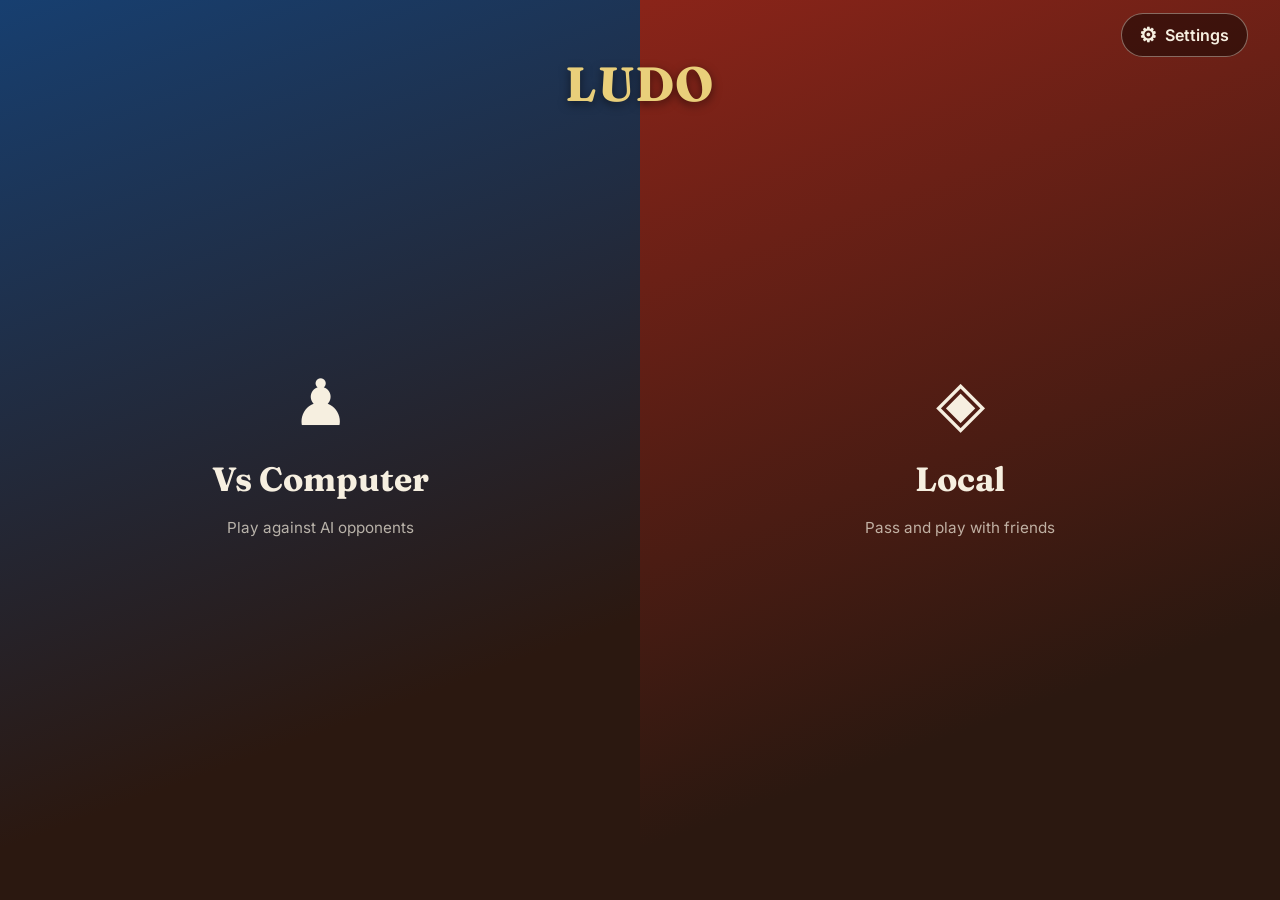
<file: index.html>
<!DOCTYPE html>
<html lang="en">
<head>
<meta charset="UTF-8">
<meta name="viewport" content="width=device-width, initial-scale=1, viewport-fit=cover">
<meta name="theme-color" content="#2b1810">
<meta http-equiv="Content-Security-Policy" content="default-src 'self'; img-src 'self' data:; object-src 'none'; base-uri 'none'; form-action 'none'">
<link rel="icon" href="favicon.svg" type="image/svg+xml">
<title>Ludo</title>
<link rel="stylesheet" href="css/base.css">
<link rel="stylesheet" href="css/home.css">
<link rel="preload" href="fonts/fraunces-latin-wght-normal.woff2" as="font" type="font/woff2" crossorigin>
<link rel="preload" href="fonts/inter-latin-wght-normal.woff2" as="font" type="font/woff2" crossorigin>
<link rel="prefetch" href="setup.html">
<link rel="prefetch" href="settings.html">
<link rel="prefetch" href="css/setup.css" as="style">
<link rel="prefetch" href="css/settings.css" as="style">
<link rel="prefetch" href="js/setup.js" as="script">
<link rel="prefetch" href="js/settings.js" as="script">
<script defer blocking="render" src="js/constants.js"></script>
<script defer blocking="render" src="js/storage.js"></script>
<script defer blocking="render" src="js/state.js"></script>
<script defer blocking="render" src="js/home.js"></script>
</head>
<body>

<main id="home" class="screen">
  <h1 class="page-title">LUDO</h1>
  <a class="settings-link" href="settings.html"><span class="settings-icon" aria-hidden="true">⚙︎</span>Settings</a>
  <button type="button" class="home-panel computer" data-mode="computer">
    <span class="icon" aria-hidden="true">♟</span>
    <span class="label">Vs Computer</span>
    <span class="sub">Play against AI opponents</span>
  </button>
  <button type="button" class="home-panel local" data-mode="local">
    <span class="icon" aria-hidden="true">◈</span>
    <span class="label">Local</span>
    <span class="sub">Pass and play with friends</span>
  </button>
</main>

</body>
</html>
</file>
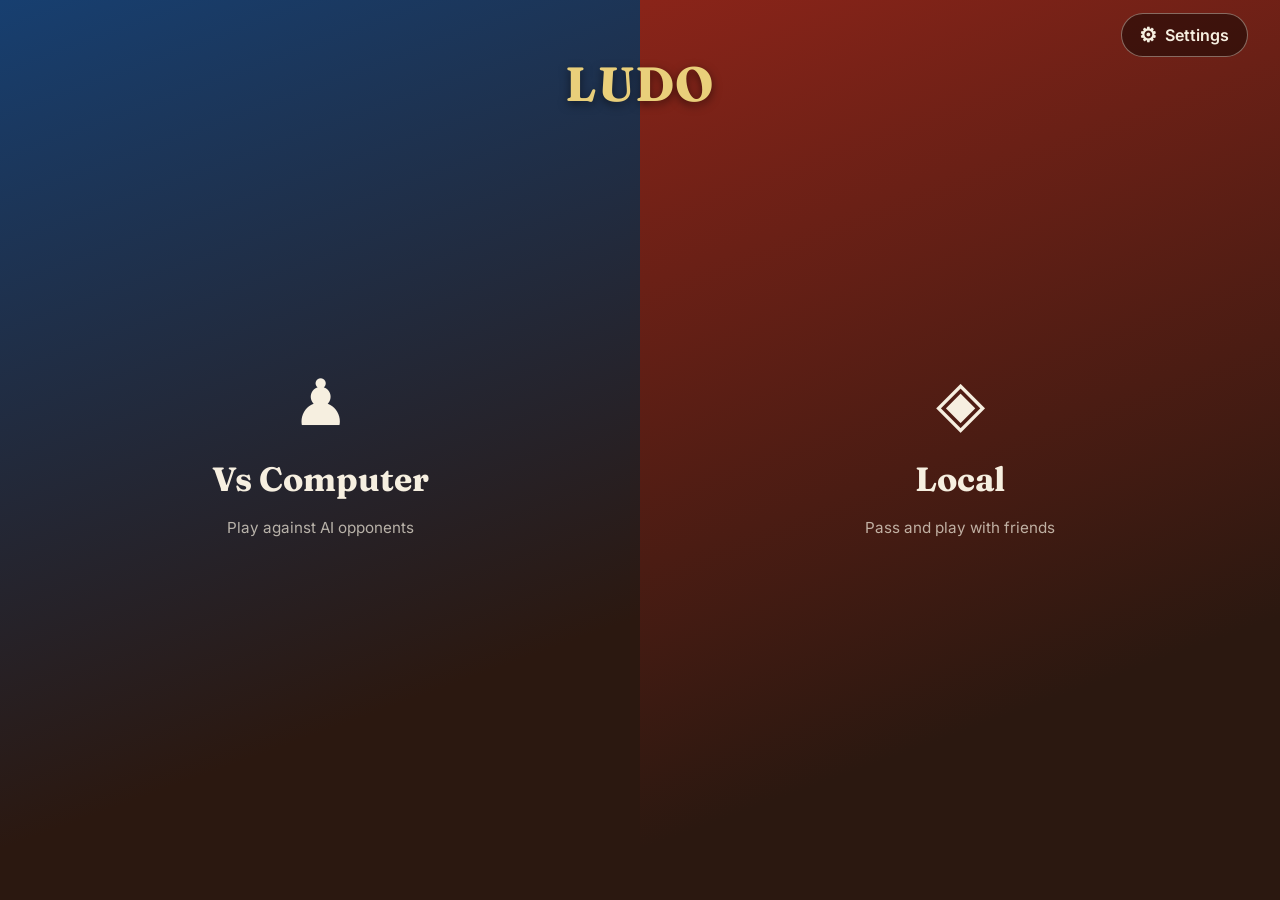
<file: game.html>
<!DOCTYPE html>
<html lang="en">
<head>
<meta charset="UTF-8">
<meta name="viewport" content="width=device-width, initial-scale=1, viewport-fit=cover">
<meta name="theme-color" content="#2b1810">
<meta http-equiv="Content-Security-Policy" content="default-src 'self'; img-src 'self' data:; object-src 'none'; base-uri 'none'; form-action 'none'">
<link rel="icon" href="favicon.svg" type="image/svg+xml">
<title>Ludo — Game</title>
<link rel="stylesheet" href="css/base.css">
<link rel="stylesheet" href="css/game.css">
<link rel="preload" href="fonts/fraunces-latin-wght-normal.woff2" as="font" type="font/woff2" crossorigin>
<link rel="preload" href="fonts/inter-latin-wght-normal.woff2" as="font" type="font/woff2" crossorigin>
<link rel="prefetch" href="index.html">
<link rel="prefetch" href="css/home.css" as="style">
<link rel="prefetch" href="js/home.js" as="script">
<script defer blocking="render" src="js/constants.js"></script>
<script defer blocking="render" src="js/storage.js"></script>
<script defer blocking="render" src="js/state.js"></script>
<script defer blocking="render" src="js/game-state.js"></script>
<script defer blocking="render" src="js/rules.js"></script>
<script defer blocking="render" src="js/ai.js"></script>
<script defer blocking="render" src="js/board.js"></script>
<script defer blocking="render" src="js/hud.js"></script>
<script defer blocking="render" src="js/turn.js"></script>
<script defer blocking="render" src="js/game.js"></script>
</head>
<body>

<main id="game" class="screen">
  <button type="button" class="back-btn" id="quitBtn">← Exit</button>
  <p class="turn-title" id="turnTitle" role="status"></p>
  <div class="arena">
    <div class="table">
      <div class="dice-slot tl"></div>
      <div class="dice-slot tr"></div>
      <div class="board-wrap"><div class="board" id="board" role="group" aria-label="Game board"></div></div>
      <div class="dice-slot bl"></div>
      <div class="dice-slot br"></div>
    </div>
  </div>
</main>

<div class="winner-overlay" id="winnerOverlay" role="dialog" aria-modal="true" aria-labelledby="winnerText" hidden>
  <h2 id="winnerText"></h2>
  <button type="button" class="cream-btn" id="playAgainBtn">Play again</button>
  <a class="ghost-btn" href="index.html">Main menu</a>
</div>

<dialog class="quit-dialog" id="quitDialog" aria-labelledby="quitTitle">
  <h2 id="quitTitle">Leave this game?</h2>
  <p>Your progress will be lost.</p>
  <div class="dialog-actions">
    <button type="button" class="cream-btn" id="stayBtn">Keep playing</button>
    <button type="button" class="ghost-btn" id="leaveBtn">Leave game</button>
  </div>
</dialog>

</body>
</html>
</file>
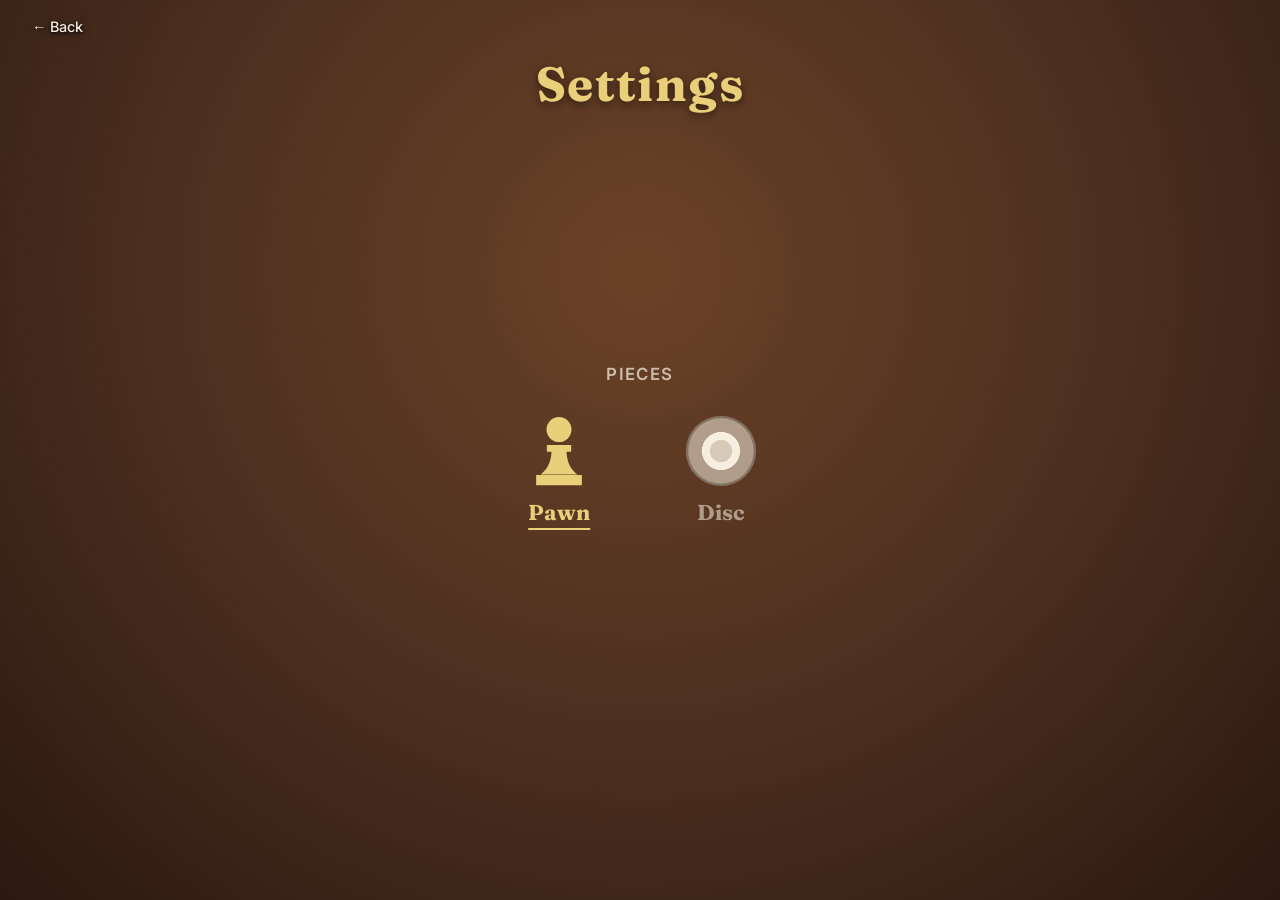
<file: settings.html>
<!DOCTYPE html>
<html lang="en">
<head>
<meta charset="UTF-8">
<meta name="viewport" content="width=device-width, initial-scale=1, viewport-fit=cover">
<meta name="theme-color" content="#2b1810">
<meta http-equiv="Content-Security-Policy" content="default-src 'self'; img-src 'self' data:; object-src 'none'; base-uri 'none'; form-action 'none'">
<link rel="icon" href="favicon.svg" type="image/svg+xml">
<title>Ludo — Settings</title>
<link rel="stylesheet" href="css/base.css">
<link rel="stylesheet" href="css/settings.css">
<link rel="preload" href="fonts/fraunces-latin-wght-normal.woff2" as="font" type="font/woff2" crossorigin>
<link rel="preload" href="fonts/inter-latin-wght-normal.woff2" as="font" type="font/woff2" crossorigin>
<link rel="prefetch" href="index.html">
<link rel="prefetch" href="css/home.css" as="style">
<link rel="prefetch" href="js/state.js" as="script">
<link rel="prefetch" href="js/home.js" as="script">
<script defer blocking="render" src="js/constants.js"></script>
<script defer blocking="render" src="js/storage.js"></script>
<script defer blocking="render" src="js/settings.js"></script>
</head>
<body>

<main id="settings" class="screen">
  <a class="back-btn" href="index.html">← Back</a>
  <h1 class="page-title">Settings</h1>
  <section class="setting">
    <h2 class="setting-label" id="pieceStyleLabel">Pieces</h2>
    <div class="setting-options" id="pieceStyleRow" role="group" aria-labelledby="pieceStyleLabel"></div>
  </section>
</main>

</body>
</html>
</file>
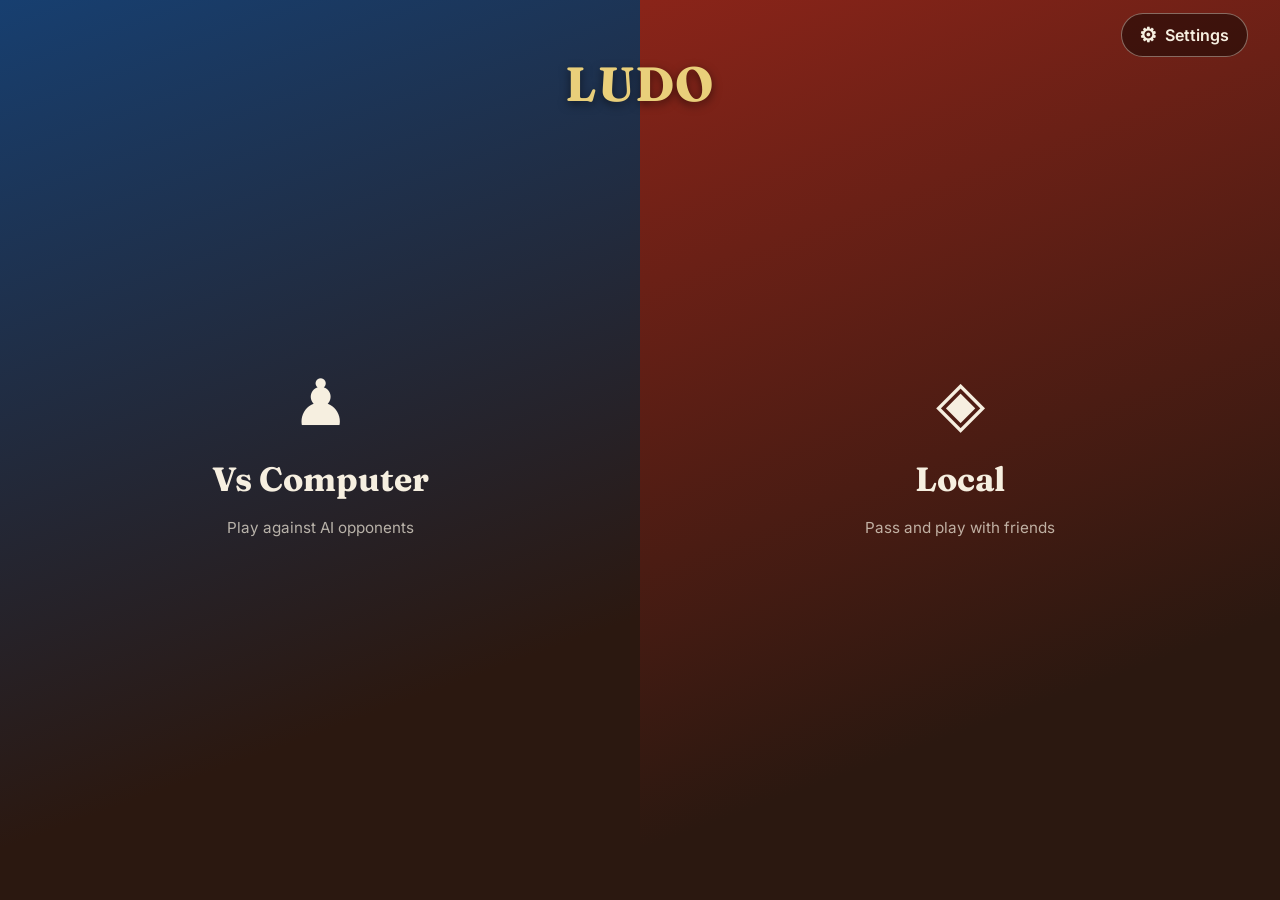
<file: setup.html>
<!DOCTYPE html>
<html lang="en">
<head>
<meta charset="UTF-8">
<meta name="viewport" content="width=device-width, initial-scale=1, viewport-fit=cover">
<meta name="theme-color" content="#2b1810">
<meta http-equiv="Content-Security-Policy" content="default-src 'self'; img-src 'self' data:; object-src 'none'; base-uri 'none'; form-action 'none'">
<link rel="icon" href="favicon.svg" type="image/svg+xml">
<title>Ludo — Setup</title>
<link rel="stylesheet" href="css/base.css">
<link rel="stylesheet" href="css/setup.css">
<link rel="preload" href="fonts/fraunces-latin-wght-normal.woff2" as="font" type="font/woff2" crossorigin>
<link rel="preload" href="fonts/inter-latin-wght-normal.woff2" as="font" type="font/woff2" crossorigin>
<link rel="prefetch" href="game.html">
<link rel="prefetch" href="index.html">
<link rel="prefetch" href="css/game.css" as="style">
<link rel="prefetch" href="css/home.css" as="style">
<link rel="prefetch" href="js/game-state.js" as="script">
<link rel="prefetch" href="js/rules.js" as="script">
<link rel="prefetch" href="js/ai.js" as="script">
<link rel="prefetch" href="js/board.js" as="script">
<link rel="prefetch" href="js/hud.js" as="script">
<link rel="prefetch" href="js/turn.js" as="script">
<link rel="prefetch" href="js/game.js" as="script">
<link rel="prefetch" href="js/home.js" as="script">
<script defer blocking="render" src="js/constants.js"></script>
<script defer blocking="render" src="js/storage.js"></script>
<script defer blocking="render" src="js/state.js"></script>
<script defer blocking="render" src="js/setup.js"></script>
</head>
<body>

<main id="setup" class="screen">
  <a class="back-btn" href="index.html">← Back</a>
  <div class="count-row" id="countRow" role="group" aria-label="Number of players">
    <button type="button" class="count-opt" data-count="2">2</button>
    <button type="button" class="count-opt" data-count="3">3</button>
    <button type="button" class="count-opt" data-count="4">4</button>
  </div>
  <button type="button" class="team-toggle" id="teamToggle" hidden></button>
  <div class="lineup" id="lineup"></div>
  <button type="button" class="cream-btn setup-start" id="startGameBtn">Start game</button>
</main>

</body>
</html>
</file>
<file: css/base.css>
/* Self-hosted (latin subset, variable weight): same origin as the game, so a cold load never waits on a third party.
   `block` keeps text hidden for a moment rather than drawn in a fallback face that then jumps. */
@font-face{font-family:'Fraunces';font-style:normal;font-weight:100 900;font-display:block;src:url('../fonts/fraunces-latin-wght-normal.woff2') format('woff2');}
@font-face{font-family:'Inter';font-style:normal;font-weight:100 900;font-display:block;src:url('../fonts/inter-latin-wght-normal.woff2') format('woff2');}

:root{
  color-scheme:dark;
  --wood-dark:#2b1810; --wood:#4a2e1f; --wood-light:#6b4226;
  --ivory-2:#e8dabb;
  --cream:#f6efe0; --cream-dim:rgba(246,239,224,.55); --cream-soft:rgba(246,239,224,.72);
  --red:#c0392b;   --red-d:#8a2419;
  --green:#1e8449; --green-d:#125c31;
  --yellow:#e1a014; --yellow-d:#a9760a;
  --blue:#2461a8;  --blue-d:#173f70;
  --gold-light:#e9cf7a; --gold-glow:#ffb800;
  --font-display:'Fraunces',serif; --font-body:'Inter',sans-serif;
  /* legible over any colour field */
  --text-shadow:0 1px 3px rgba(0,0,0,.9),0 2px 10px rgba(0,0,0,.65);
}
/* Registered so a colour swap can be eased (the game screen takes the mover's colour). */
@property --tone{syntax:'<color>';inherits:true;initial-value:transparent;}
@property --tone-d{syntax:'<color>';inherits:true;initial-value:transparent;}

*{box-sizing:border-box;margin:0;padding:0;}
html,body{height:100%;overflow:hidden;overscroll-behavior:none;}
body{
  font-family:var(--font-body);color:var(--cream);
  background:radial-gradient(ellipse at 50% 30%,var(--wood-light) 0%,var(--wood) 55%,var(--wood-dark) 100%);
}
button{font:inherit;color:inherit;background:none;border:none;cursor:pointer;}
button:disabled{cursor:default;}
a{color:inherit;}
:focus-visible{outline:2px solid var(--gold-light);outline-offset:3px;}

/* Every page is a single screen filling the window. */
.screen{position:fixed;inset:0;display:flex;flex-direction:column;align-items:center;justify-content:center;overflow:hidden;}

/* Every screen is its own page, so a page change is a full reload. Opting in here (all pages share this file)
   makes the browser cross-fade from the old page to the new one; browsers without support just switch pages. */
@media (prefers-reduced-motion:no-preference){
  @view-transition{navigation:auto;}
  ::view-transition-group(root){animation-duration:.18s;}
}
/* One switch for every transition and animation in the game, JS-driven pieces included (they glide by transition). */
@media (prefers-reduced-motion:reduce){
  *,::before,::after{transition-duration:.01ms !important;animation-duration:.01ms !important;animation-iteration-count:1 !important;}
}

/* Each player's colour: an element takes --tone / --tone-d from one of these classes. */
.tone-red{--tone:var(--red);--tone-d:var(--red-d);}
.tone-green{--tone:var(--green);--tone-d:var(--green-d);}
.tone-yellow{--tone:var(--yellow);--tone-d:var(--yellow-d);}
.tone-blue{--tone:var(--blue);--tone-d:var(--blue-d);}

.page-title{
  position:absolute;top:6%;left:0;right:0;text-align:center;z-index:2;pointer-events:none;
  font-family:var(--font-display);font-weight:700;letter-spacing:.03em;
  font-size:clamp(1.8rem,4.4vw,3rem);color:var(--gold-light);
  text-shadow:0 3px 10px rgba(0,0,0,.5);
}

/* Back/Exit sits directly on the colour, like the page title: no bar behind it. The negative margin pads the
   touch target without moving the label. */
.back-btn{
  position:absolute;z-index:2;top:calc(env(safe-area-inset-top,0px) + 1.1rem);left:clamp(1rem,3vw,2rem);
  font:500 .9rem var(--font-body);text-decoration:none;text-shadow:var(--text-shadow);padding:.6rem;margin:-.6rem;
}

.cream-btn{
  width:min(22rem,80%);padding:.85em 0;border-radius:6px;
  background:var(--cream);color:var(--wood-dark);
  font:700 clamp(1.05rem,2.4vw,1.3rem) var(--font-display);
}

/* The shape itself, also used by the option previews on the settings page. */
.token{display:block;width:100%;aspect-ratio:1/1;background:var(--tone);}
.token.pawn{mask:url("data:image/svg+xml,%3Csvg xmlns='http://www.w3.org/2000/svg' viewBox='2.2 2.1 19.6 19.6'%3E%3Cpath d='M12 2.4a3.5 3.5 0 1 1 0 7 3.5 3.5 0 0 1 0-7zM8.6 10.2h6.8v1.9H8.6zM9.9 12.1h4.2c.1 3 1.3 5.1 3.1 6.4H6.8c1.8-1.3 3-3.4 3.1-6.4zM5.6 18.6h12.8v2.9H5.6z'/%3E%3C/svg%3E") center / contain no-repeat;}
.token.disc{
  border-radius:50%;box-shadow:inset 0 0 0 .14rem rgba(0,0,0,.28);
  /* a cream ring around a solid centre, so a disc standing on a cell of its own colour still stands out */
  background:radial-gradient(circle,var(--tone) 0 22%,var(--cream) 23% 38%,transparent 39%),var(--tone);
}
</file>
<file: css/home.css>
#home{flex-direction:row;}
.home-panel{
  flex:1;height:100%;display:flex;flex-direction:column;align-items:center;justify-content:center;gap:1.1em;
  transition:flex .35s ease;
}
.home-panel:hover{flex:1.12;}
.home-panel.computer{background:linear-gradient(160deg,var(--blue-d),var(--wood-dark) 75%);}
.home-panel.local{background:linear-gradient(160deg,var(--red-d),var(--wood-dark) 75%);}
.home-panel .icon{font-size:clamp(2.6rem,6vw,4rem);}
.home-panel .label{font-family:var(--font-display);font-weight:700;font-size:clamp(1.3rem,3.4vw,2.1rem);}
.home-panel .sub{opacity:.7;font-size:clamp(.75rem,1.6vw,.95rem);max-width:70%;text-align:center;}

/* The way into the settings: a labelled pill on a dark backing, so it stays readable over either panel colour,
   with a target at least 44px tall (the touch-size guideline) rather than a few pixels of bare text. */
.settings-link{
  position:absolute;z-index:2;top:calc(env(safe-area-inset-top,0px) + .8rem);right:clamp(1rem,3vw,2rem);
  display:flex;align-items:center;gap:.5rem;min-height:2.75rem;padding:0 1.1rem;
  border:1px solid rgba(246,239,224,.4);border-radius:999px;background:rgba(20,8,4,.55);
  font:600 1rem var(--font-body);text-decoration:none;
  transition:background .15s ease,border-color .15s ease;
}
.settings-link:hover{background:rgba(20,8,4,.8);border-color:var(--gold-light);}
.settings-icon{font-size:1.25rem;line-height:1;}
</file>
<file: css/setup.css>
/* Each player is a full-bleed seat in their own game colour, same recipe as the home panels. A seat that is not
   playing is inert (see setup.js): faded out, and out of reach of the pointer, the keyboard and screen readers. */
.lineup{position:absolute;inset:0;display:flex;}
.seat{
  flex:0 1 0%;min-width:0;min-height:0;overflow:hidden;height:100%;
  display:flex;flex-direction:column;align-items:center;justify-content:center;gap:.9em;
  background:linear-gradient(160deg,var(--tone-d),var(--wood-dark) 75%);
  opacity:0;
  transition:flex-grow .35s ease,flex-basis .35s ease,padding-bottom .35s ease,opacity .3s ease;
}
.seat.active{flex:1 1 0%;opacity:1;}
.seat-icon{font-size:clamp(2.4rem,5.6vw,3.6rem);color:var(--cream);}
.seat-extra{height:4.6rem;display:flex;flex-direction:column;align-items:center;justify-content:flex-end;gap:.5rem;}
.seat-team{font:600 .85rem var(--font-body);color:rgba(246,239,224,.85);text-shadow:0 2px 6px rgba(0,0,0,.4);}
.seat-colors{display:flex;gap:clamp(.4rem,1.2vw,.7rem);}
.color-dot{
  width:clamp(1.9rem,3vw,2.3rem);aspect-ratio:1;border-radius:50%;background:var(--tone);
  transition:transform .15s ease;
}
.color-dot:hover{transform:scale(1.12);}
.color-dot.sel{box-shadow:0 0 0 3px var(--cream);}
.seat-name{
  width:80%;max-width:11rem;background:none;border:none;border-bottom:1px solid rgba(246,239,224,.3);
  text-align:center;color:var(--cream-soft);font:500 .82rem var(--font-body);padding:.25em 0;
}
.seat-name::placeholder{color:var(--cream-dim);}
.seat-name:focus{outline:none;border-bottom-color:var(--gold-light);color:var(--cream);}

.count-row{
  position:absolute;z-index:2;top:calc(env(safe-area-inset-top,0px) + 1rem);left:50%;translate:-50% 0;
  display:flex;gap:clamp(.9rem,2vw,1.5rem);
}
.count-opt{
  position:relative;color:var(--cream-dim);
  font:700 clamp(1.05rem,2.2vw,1.35rem) var(--font-display);text-shadow:var(--text-shadow);
  padding:.6rem .3rem;margin:-.6rem 0;transition:color .15s ease;
}
.count-opt:hover{color:var(--cream);}
.count-opt.sel{color:var(--gold-light);}
/* underline, not colour alone, marks the selection: gold-on-gold (the yellow seat) would otherwise vanish */
.count-opt.sel::after{
  content:'';position:absolute;left:50%;bottom:.2rem;translate:-50% 0;
  width:65%;height:2px;background:var(--gold-light);box-shadow:0 1px 4px rgba(0,0,0,.9);
}

/* Independent of player count: a separate axis, not a value bolted onto the count list. Its label
   ("Teams · 2v2") is computed from the current count in setup.js. */
.team-toggle{
  position:absolute;z-index:2;top:calc(env(safe-area-inset-top,0px) + 1.1rem);right:clamp(1rem,3vw,2rem);
  color:var(--cream-dim);
  font:700 clamp(.85rem,1.8vw,1.05rem) var(--font-display);text-shadow:var(--text-shadow);
  padding:.6rem;margin:-.6rem;transition:color .15s ease;
}
.team-toggle[hidden]{display:none;}
.team-toggle:hover{color:var(--cream);}
.team-toggle.sel{color:var(--gold-light);}
.team-toggle.sel::after{
  content:'';display:block;margin:.2rem auto 0;width:65%;height:2px;
  background:var(--gold-light);box-shadow:0 1px 4px rgba(0,0,0,.9);
}

.setup-start{position:absolute;z-index:2;left:50%;bottom:calc(env(safe-area-inset-bottom,0px) + 1.4rem);translate:-50% 0;}
.setup-start:active{translate:-50% 2px;}

/* Portrait: seats stack as rows and run to the bottom of the screen; the icon steps aside to leave room. The
   Start button floats over the last seat, so that seat keeps its content clear of the button. */
@media (max-aspect-ratio:1/1){
  .lineup{flex-direction:column;--start-clear:calc(env(safe-area-inset-bottom,0px) + 6.5rem);}
  .seat{gap:.5em;}
  .seat.active:not(:has(~ .seat.active)){padding-bottom:var(--start-clear);}
  .seat-icon{display:none;}
}
</file>
<file: css/settings.css>
/* One group per setting, centred on the wood. Options are text on the field: dim until hovered, gold and
   underlined when chosen (the underline, not colour alone, marks the choice). */
#settings{gap:2.2rem;}
.setting{display:flex;flex-direction:column;align-items:center;gap:1.4rem;}
.setting-label{
  font:600 clamp(.85rem,1.8vw,1.05rem) var(--font-body);letter-spacing:.08em;text-transform:uppercase;
  color:var(--cream-soft);
}
.setting-options{display:flex;gap:clamp(2rem,8vw,4.5rem);}
.piece-opt{
  --tone:var(--cream-dim);
  display:flex;flex-direction:column;align-items:center;gap:.8rem;padding:.6rem;color:var(--tone);
  font:700 clamp(1.05rem,2.2vw,1.35rem) var(--font-display);transition:--tone .15s ease;
}
.piece-opt:hover{--tone:var(--cream);}
.piece-opt.sel{--tone:var(--gold-light);}
.piece-opt .token{width:clamp(3rem,9vw,4.4rem);}
.piece-opt.sel .piece-label{text-decoration:underline 2px;text-underline-offset:.35em;}
</file>
<file: css/game.css>
/* The whole screen is the colour of whoever's turn it is - same recipe as a setup seat - and eases to the
   next mover's colour when the turn passes. hud.js puts the mover's tone class on #game. */
#game{
  justify-content:flex-start;
  background:linear-gradient(160deg,var(--tone-d),var(--wood-dark) 75%);
  transition:--tone-d .45s ease;
  padding:calc(env(safe-area-inset-top,0px) + 3.4rem) max(1rem,env(safe-area-inset-right,0px))
          calc(env(safe-area-inset-bottom,0px) + .8rem) max(1rem,env(safe-area-inset-left,0px));
}
.turn-title{
  position:absolute;z-index:2;top:calc(env(safe-area-inset-top,0px) + 1rem);left:50%;translate:-50% 0;
  font:700 clamp(1.05rem,2.2vw,1.35rem) var(--font-display);white-space:nowrap;
  text-shadow:var(--text-shadow);
}

/* The arena takes whatever the title leaves over and measures it (container units);
   the table inside is sized from that, so the board is always a true square that fits.
   Tall arenas put the dice in rows above/below the board, wide ones in columns beside it. */
.arena{flex:1 1 0;min-height:0;width:100%;container:arena / size;display:grid;place-items:center;}
.table{
  --die:clamp(3rem,15cqmin,5.6rem);
  --board:min(100cqw,100cqh - 2*var(--die));
  display:grid;
  grid-template-areas:"tl tr" "board board" "bl br";
  grid-template-columns:repeat(2,calc(var(--board) / 2));
  grid-template-rows:var(--die) var(--board) var(--die);
}
@container arena (min-aspect-ratio:1/1){
  .table{
    --board:min(100cqh,100cqw - 2*var(--die));
    grid-template-areas:"tl board tr" "bl board br";
    grid-template-columns:var(--die) var(--board) var(--die);
    grid-template-rows:repeat(2,calc(var(--board) / 2));
  }
}

/* ---- dice ---- */
.dice-slot{display:grid;}
.dice-slot.tl{grid-area:tl;place-content:center start;} .dice-slot.tr{grid-area:tr;place-content:center end;}
.dice-slot.bl{grid-area:bl;place-content:center start;} .dice-slot.br{grid-area:br;place-content:center end;}
@container arena (min-aspect-ratio:1/1){
  .dice-slot.tl,.dice-slot.tr{place-content:start center;}
  .dice-slot.bl,.dice-slot.br{place-content:end center;}
}
/* A die is a board cell that rolls: the same cream tile, with pips in its player's colour. Only the die of
   whoever is on the move is at full strength; while it waits to be rolled it takes the same steady gold rim and
   halo as a movable piece. */
.dice-cube{
  --lift:0 .2rem 0 rgba(0,0,0,.28),0 .5rem .9rem rgba(0,0,0,.4);
  width:calc(var(--die) * .82);aspect-ratio:1/1;border-radius:14%;
  background:linear-gradient(180deg,#fffaf0,var(--cream) 60%,var(--ivory-2));
  display:grid;grid-template-columns:repeat(3,1fr);grid-template-rows:repeat(3,1fr);padding:12%;
  box-shadow:var(--lift);
  opacity:.55;transition:opacity .3s ease;
}
.dice-cube.turn{opacity:1;}
.dice-cube.ready{box-shadow:0 0 0 .14rem var(--gold-light),0 0 .4rem var(--gold-glow),var(--lift);}
.dice-cube.rolling{animation:diceShake .13s linear infinite;}
@keyframes diceShake{0%{transform:rotate(-6deg);}50%{transform:rotate(6deg);}100%{transform:rotate(-6deg);}}
.pip{width:100%;height:100%;border-radius:50%;background:var(--tone-d);opacity:0;align-self:center;justify-self:center;}
.pip.on{opacity:1;}

/* ---- board ---- */
/* The four setup seats set into one wood table. Each yard is a colour field with a crisp edge that fades into
   the wood toward the centre; the track is a path of cream beads across the wood between them; the centre
   is where the four colours meet. board.js sets --grid, --yard, --court, --core and --core-at from constants.js. */
.board-wrap{grid-area:board;border-radius:.25rem;overflow:hidden;box-shadow:0 0 0 1px rgba(246,239,224,.14),0 1rem 2.2rem rgba(0,0,0,.5);}
.board{
  position:relative;width:100%;height:100%;
  display:grid;grid-template:repeat(var(--grid),1fr) / repeat(var(--grid),1fr);
  background:var(--wood-dark);
}

/* A yard owns a YARD_SIZE square in its corner: the seat's colour field, and the four wells its pieces wait in. */
.yard{position:relative;display:grid;grid-template:repeat(var(--yard),1fr) / repeat(var(--yard),1fr);}
.yard.tl{grid-area:1 / 1 / span var(--yard) / span var(--yard);}
.yard.tr{grid-area:1 / span var(--yard) / span var(--yard) / -1;}
.yard.bl{grid-area:span var(--yard) / 1 / -1 / span var(--yard);}
.yard.br{grid-area:span var(--yard) / span var(--yard) / -1 / -1;}
.quarter{position:absolute;inset:0;background:linear-gradient(var(--toward),var(--tone),var(--tone-d) 45%,var(--wood-dark));}
.yard.tl .quarter{--toward:to bottom right;}
.yard.tr .quarter{--toward:to bottom left;}
.yard.bl .quarter{--toward:to top right;}
.yard.br .quarter{--toward:to top left;}
.yard.idle .quarter{background:var(--wood);}
.courtyard{
  grid-area:2 / 2 / span var(--court) / span var(--court);
  position:relative;display:grid;grid-template:1fr 1fr / 1fr 1fr;place-items:center;
}
.socket{width:50%;aspect-ratio:1/1;border-radius:50%;background:rgba(20,8,4,.4);box-shadow:inset 0 .12rem .3rem rgba(0,0,0,.45);}

/* Cells: ring (shared track) and lane (a colour's home stretch). Each is a bead on the wood; a start cell
   is a ring cell in its player's colour. */
.cell{position:relative;}
.cell::before{content:'';position:absolute;inset:9%;border-radius:50%;background:var(--cream);}
.cell.lane::before,.cell.start::before{background:var(--tone);}
.cell.lane.idle::before{background:var(--wood);}
.cell.safe::after{
  content:'';position:absolute;inset:26%;background:var(--wood-light);
  clip-path:polygon(50% 0,62% 38%,100% 50%,62% 62%,50% 100%,38% 62%,0 50%,38% 38%);
}
.cell.start.safe::after{background:var(--cream);}

/* The centre: CORE_SIZE squared, cut on both diagonals into one triangle per corner, each facing the lane
   that feeds it. Finished pieces rest in their colour's triangle. */
.core{
  grid-area:var(--core-at) / var(--core-at) / span var(--core) / span var(--core);
  position:relative;overflow:hidden;background:var(--wood-dark);
}
.wedge{position:absolute;inset:0;background:var(--tone);}
.wedge.idle{background:var(--wood);}
.wedge.tl{clip-path:polygon(0 0,0 100%,50% 50%);}      /* left  : tl's lane arrives from the left   */
.wedge.tr{clip-path:polygon(0 0,100% 0,50% 50%);}      /* top   : tr's lane arrives from the top    */
.wedge.br{clip-path:polygon(100% 0,100% 100%,50% 50%);}/* right : br's lane arrives from the right  */
.wedge.bl{clip-path:polygon(0 100%,100% 100%,50% 50%);}/* bottom: bl's lane arrives from the bottom */

/* ---- pieces ---- */
/* A piece is its player's colour with a cream edge, drawn as a pawn or a disc (the Pieces setting). The edge and
   the shadow are filters on the piece; the shape is the .token inside it (a filter runs before a mask, so they
   cannot share an element). --x / --y are the piece's centre in cell units, set by Ludo.placePieces; size and
   centring are in percentages of the board, so a piece follows the board at any size. */
.piece{
  --k:1;--size:calc(100% / var(--grid) * .9);--rim:var(--cream);--rim-w:.1rem;--move:.45s;
  position:absolute;z-index:6;
  left:calc(var(--x) * 100% / var(--grid));top:calc(var(--y) * 100% / var(--grid));
  width:var(--size);aspect-ratio:1/1;margin:calc(var(--size) / -2);
  scale:var(--k);
  --rim-fx:drop-shadow(var(--rim-w) 0 0 var(--rim)) drop-shadow(calc(var(--rim-w) * -1) 0 0 var(--rim))
           drop-shadow(0 var(--rim-w) 0 var(--rim)) drop-shadow(0 calc(var(--rim-w) * -1) 0 var(--rim));
  --lift-fx:drop-shadow(0 .15rem .2rem rgba(0,0,0,.55));
  filter:var(--rim-fx) var(--lift-fx);
  transition:left var(--move) cubic-bezier(.4,0,.2,1),top var(--move) cubic-bezier(.4,0,.2,1),scale .2s ease;
}
.piece.stacked{--k:.76;}
.piece.done{--k:.58;}
/* a piece walking to its new cell: full size and above everything else it passes (Ludo.walkPiece sets --move) */
.piece.moving{--k:1;z-index:9;}
.piece.movable{
  --rim:var(--gold-light);--rim-w:.14rem;z-index:8;
  filter:var(--rim-fx) drop-shadow(0 0 .4rem var(--gold-glow)) var(--lift-fx);   /* the halo exists only here: a blur pass per piece is costly */
}

/* ---- overlays ---- */
@keyframes fadeIn{from{opacity:0;}to{opacity:1;}}

/* The win is a full field in the winner's colour, like a setup seat. */
.winner-overlay{
  position:fixed;inset:0;z-index:50;display:flex;align-items:center;justify-content:center;flex-direction:column;gap:1.2em;
  background:linear-gradient(160deg,var(--tone-d),var(--wood-dark) 75%);
  animation:fadeIn .4s ease both;
}
.winner-overlay[hidden]{display:none;}
.winner-overlay h2{font-family:var(--font-display);font-size:clamp(1.8rem,5vw,3rem);color:var(--cream);text-align:center;padding:0 1em;margin-bottom:.4em;text-shadow:0 2px 12px rgba(0,0,0,.6);}

.ghost-btn{
  width:min(22rem,80%);padding:.8em 0;border:1px solid var(--cream-dim);border-radius:6px;
  font:600 1rem var(--font-body);text-align:center;text-decoration:none;
}
.ghost-btn:hover{border-color:var(--cream);}

.quit-dialog{
  margin:auto;width:min(24rem,90vw);padding:1.8rem 1.6rem;border:1px solid rgba(246,239,224,.2);border-radius:8px;
  background:var(--wood-dark);color:var(--cream);text-align:center;
}
.quit-dialog::backdrop{background:rgba(0,0,0,.6);}
.quit-dialog h2{font:700 1.4rem var(--font-display);margin-bottom:.5em;}
.quit-dialog p{color:var(--cream-soft);margin-bottom:1.4em;}
.dialog-actions{display:flex;flex-direction:column;align-items:center;gap:.8em;}
</file>
